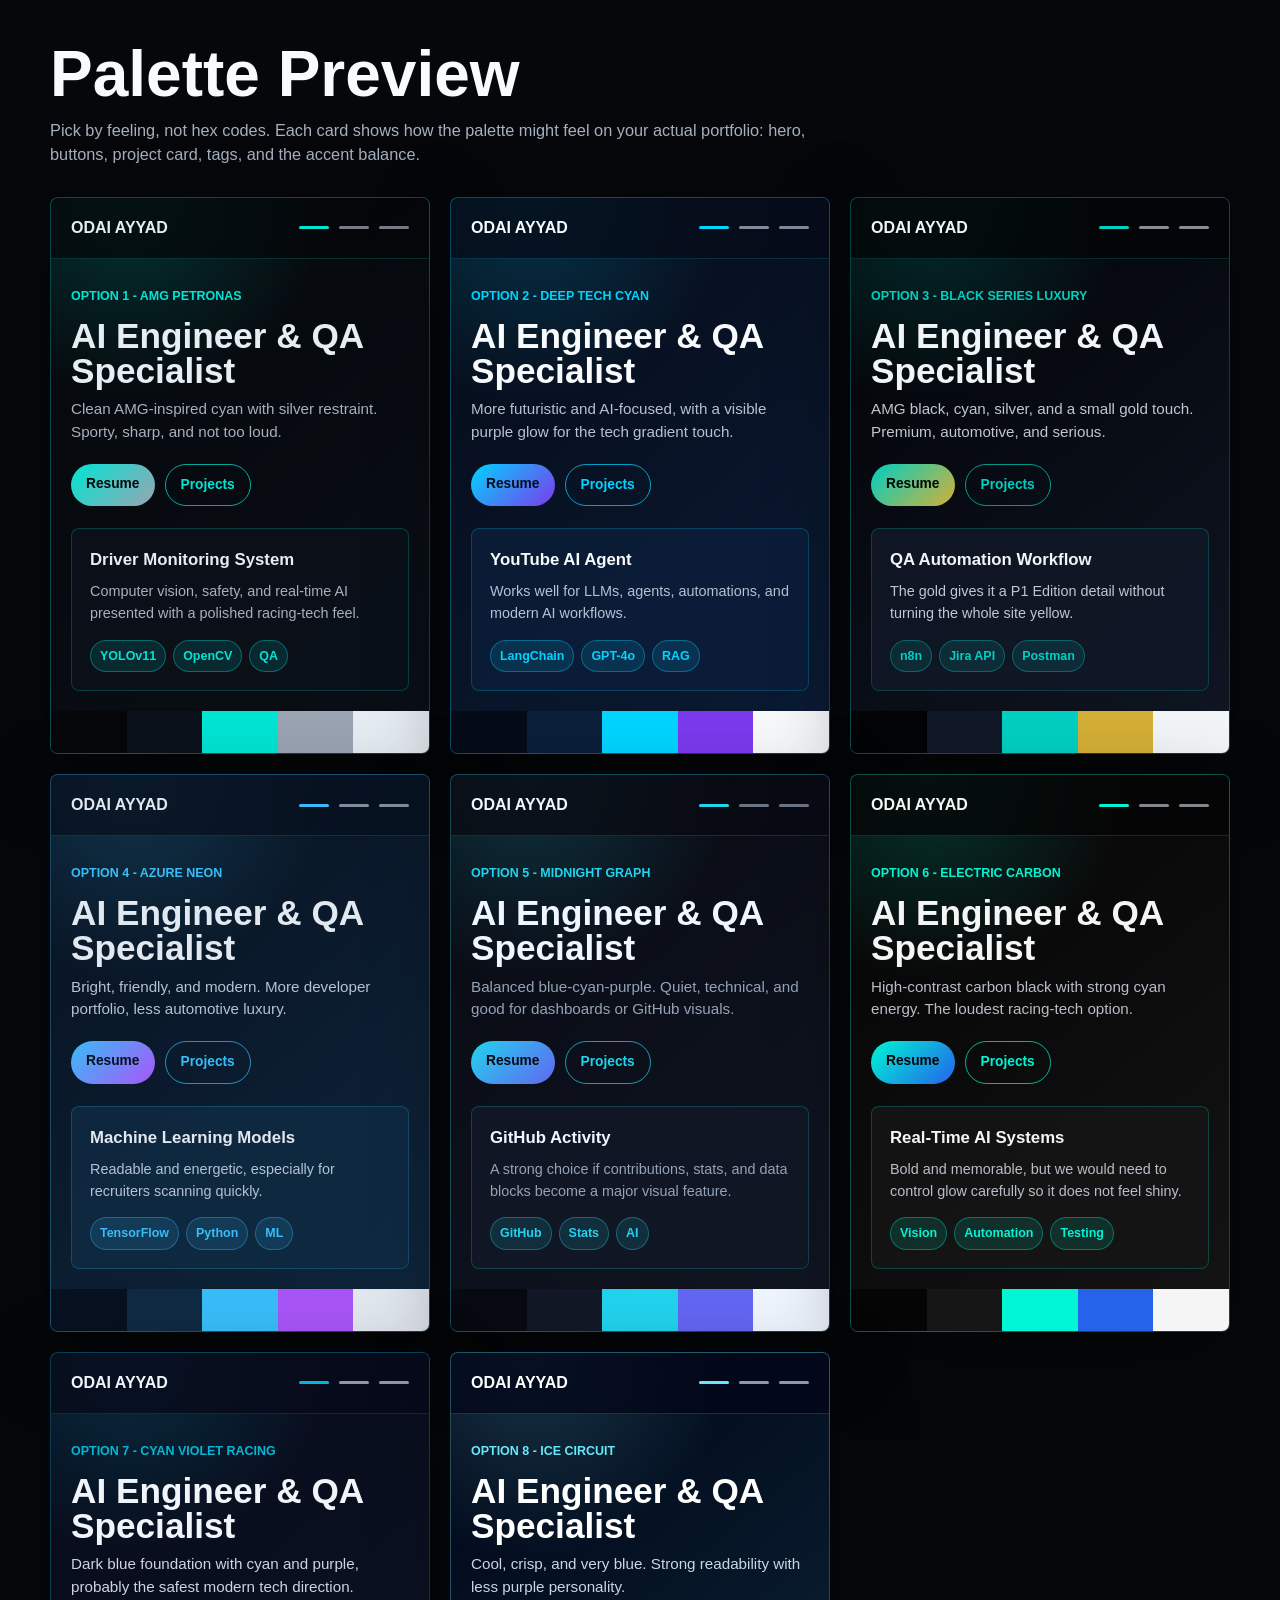
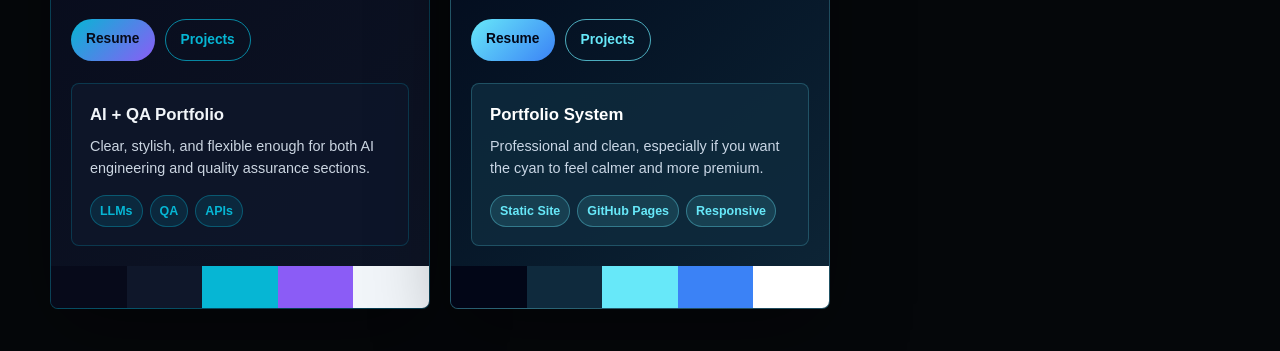
<file: palette-preview.html>
<!DOCTYPE html>
<html lang="en">
<head>
    <meta charset="UTF-8">
    <meta name="viewport" content="width=device-width, initial-scale=1.0">
    <title>Odai Portfolio Palette Preview</title>
    <style>
        * {
            box-sizing: border-box;
            margin: 0;
            padding: 0;
        }

        body {
            min-height: 100vh;
            background: #05070a;
            color: #f8fafc;
            font-family: Inter, "Segoe UI", Arial, sans-serif;
            line-height: 1.5;
            padding: 42px 22px;
        }

        .page {
            max-width: 1180px;
            margin: 0 auto;
        }

        .intro {
            margin-bottom: 30px;
        }

        h1 {
            font-size: clamp(2rem, 5vw, 4rem);
            line-height: 1;
            margin-bottom: 12px;
        }

        .intro p {
            max-width: 760px;
            color: #a7b0bf;
            font-size: 1.02rem;
        }

        .grid {
            display: grid;
            grid-template-columns: repeat(auto-fit, minmax(310px, 1fr));
            gap: 20px;
        }

        .theme {
            --bg: #05070a;
            --panel: #0b111a;
            --accent: #00e5d4;
            --accent-2: #9aa4b2;
            --text: #e6edf3;
            --muted: #a7b0bf;
            min-height: 410px;
            border: 1px solid color-mix(in srgb, var(--accent) 28%, transparent);
            border-radius: 8px;
            overflow: hidden;
            background:
                radial-gradient(circle at 20% 0%, color-mix(in srgb, var(--accent) 20%, transparent), transparent 32%),
                linear-gradient(140deg, var(--bg), color-mix(in srgb, var(--panel) 90%, #000 10%));
            box-shadow: 0 22px 80px rgba(0, 0, 0, 0.35);
        }

        .theme[data-theme="2"] {
            --bg: #060b18;
            --panel: #0b1e3a;
            --accent: #00d4ff;
            --accent-2: #7c3aed;
            --text: #f8fafc;
            --muted: #b6c1d1;
        }

        .theme[data-theme="3"] {
            --bg: #030406;
            --panel: #111827;
            --accent: #00cfc1;
            --accent-2: #d4af37;
            --text: #f2f5f8;
            --muted: #c0c7d1;
        }

        .theme[data-theme="4"] {
            --bg: #07111f;
            --panel: #102a43;
            --accent: #38bdf8;
            --accent-2: #a855f7;
            --text: #e2e8f0;
            --muted: #b4c2d4;
        }

        .theme[data-theme="5"] {
            --bg: #080a12;
            --panel: #121826;
            --accent: #22d3ee;
            --accent-2: #6366f1;
            --text: #eff6ff;
            --muted: #94a3b8;
        }

        .theme[data-theme="6"] {
            --bg: #050505;
            --panel: #161616;
            --accent: #00f5d4;
            --accent-2: #2563eb;
            --text: #f5f5f5;
            --muted: #b8bec8;
        }

        .theme[data-theme="7"] {
            --bg: #070a1a;
            --panel: #0f172a;
            --accent: #06b6d4;
            --accent-2: #8b5cf6;
            --text: #f1f5f9;
            --muted: #cbd5e1;
        }

        .theme[data-theme="8"] {
            --bg: #020617;
            --panel: #0f2a3d;
            --accent: #67e8f9;
            --accent-2: #3b82f6;
            --text: #ffffff;
            --muted: #c9d6e5;
        }

        .mock-nav {
            display: flex;
            align-items: center;
            justify-content: space-between;
            padding: 18px 20px;
            border-bottom: 1px solid color-mix(in srgb, var(--accent) 18%, transparent);
            background: color-mix(in srgb, var(--bg) 76%, transparent);
        }

        .brand {
            color: var(--text);
            font-weight: 800;
            letter-spacing: 0;
        }

        .nav-lines {
            display: flex;
            gap: 10px;
        }

        .nav-lines span {
            width: 30px;
            height: 3px;
            border-radius: 999px;
            background: color-mix(in srgb, var(--muted) 70%, transparent);
        }

        .nav-lines span:first-child {
            background: var(--accent);
        }

        .mock-hero {
            padding: 28px 20px 22px;
        }

        .theme-label {
            color: var(--accent);
            font-size: 0.78rem;
            font-weight: 700;
            letter-spacing: 0;
            margin-bottom: 12px;
            text-transform: uppercase;
        }

        .mock-hero h2 {
            color: var(--text);
            font-size: 2.2rem;
            line-height: 1;
            margin-bottom: 10px;
        }

        .mock-hero p {
            color: var(--muted);
            max-width: 30rem;
            font-size: 0.95rem;
        }

        .actions {
            display: flex;
            gap: 10px;
            margin-top: 20px;
            flex-wrap: wrap;
        }

        .button {
            border-radius: 999px;
            padding: 10px 15px;
            font-size: 0.86rem;
            font-weight: 800;
            color: var(--bg);
            background: linear-gradient(135deg, var(--accent), var(--accent-2));
        }

        .button.secondary {
            color: var(--accent);
            background: transparent;
            border: 1px solid color-mix(in srgb, var(--accent) 72%, transparent);
        }

        .mock-card {
            margin: 0 20px 20px;
            padding: 18px;
            border: 1px solid color-mix(in srgb, var(--accent) 22%, transparent);
            border-radius: 8px;
            background: color-mix(in srgb, var(--panel) 86%, transparent);
        }

        .mock-card h3 {
            color: var(--text);
            font-size: 1.05rem;
            margin-bottom: 9px;
        }

        .mock-card p {
            color: var(--muted);
            font-size: 0.9rem;
        }

        .chips {
            display: flex;
            gap: 7px;
            flex-wrap: wrap;
            margin-top: 15px;
        }

        .chip {
            padding: 6px 9px;
            border-radius: 999px;
            color: var(--accent);
            border: 1px solid color-mix(in srgb, var(--accent) 35%, transparent);
            background: color-mix(in srgb, var(--accent) 12%, transparent);
            font-size: 0.78rem;
            font-weight: 700;
        }

        .swatches {
            display: grid;
            grid-template-columns: repeat(5, 1fr);
            height: 42px;
        }

        .swatches span:nth-child(1) { background: var(--bg); }
        .swatches span:nth-child(2) { background: var(--panel); }
        .swatches span:nth-child(3) { background: var(--accent); }
        .swatches span:nth-child(4) { background: var(--accent-2); }
        .swatches span:nth-child(5) { background: var(--text); }
    </style>
</head>
<body>
    <main class="page">
        <section class="intro">
            <h1>Palette Preview</h1>
            <p>Pick by feeling, not hex codes. Each card shows how the palette might feel on your actual portfolio: hero, buttons, project card, tags, and the accent balance.</p>
        </section>

        <section class="grid" aria-label="Portfolio color palette previews">
            <article class="theme" data-theme="1">
                <div class="mock-nav"><div class="brand">ODAI AYYAD</div><div class="nav-lines"><span></span><span></span><span></span></div></div>
                <div class="mock-hero">
                    <div class="theme-label">Option 1 - AMG Petronas</div>
                    <h2>AI Engineer & QA Specialist</h2>
                    <p>Clean AMG-inspired cyan with silver restraint. Sporty, sharp, and not too loud.</p>
                    <div class="actions"><span class="button">Resume</span><span class="button secondary">Projects</span></div>
                </div>
                <div class="mock-card"><h3>Driver Monitoring System</h3><p>Computer vision, safety, and real-time AI presented with a polished racing-tech feel.</p><div class="chips"><span class="chip">YOLOv11</span><span class="chip">OpenCV</span><span class="chip">QA</span></div></div>
                <div class="swatches"><span></span><span></span><span></span><span></span><span></span></div>
            </article>

            <article class="theme" data-theme="2">
                <div class="mock-nav"><div class="brand">ODAI AYYAD</div><div class="nav-lines"><span></span><span></span><span></span></div></div>
                <div class="mock-hero">
                    <div class="theme-label">Option 2 - Deep Tech Cyan</div>
                    <h2>AI Engineer & QA Specialist</h2>
                    <p>More futuristic and AI-focused, with a visible purple glow for the tech gradient touch.</p>
                    <div class="actions"><span class="button">Resume</span><span class="button secondary">Projects</span></div>
                </div>
                <div class="mock-card"><h3>YouTube AI Agent</h3><p>Works well for LLMs, agents, automations, and modern AI workflows.</p><div class="chips"><span class="chip">LangChain</span><span class="chip">GPT-4o</span><span class="chip">RAG</span></div></div>
                <div class="swatches"><span></span><span></span><span></span><span></span><span></span></div>
            </article>

            <article class="theme" data-theme="3">
                <div class="mock-nav"><div class="brand">ODAI AYYAD</div><div class="nav-lines"><span></span><span></span><span></span></div></div>
                <div class="mock-hero">
                    <div class="theme-label">Option 3 - Black Series Luxury</div>
                    <h2>AI Engineer & QA Specialist</h2>
                    <p>AMG black, cyan, silver, and a small gold touch. Premium, automotive, and serious.</p>
                    <div class="actions"><span class="button">Resume</span><span class="button secondary">Projects</span></div>
                </div>
                <div class="mock-card"><h3>QA Automation Workflow</h3><p>The gold gives it a P1 Edition detail without turning the whole site yellow.</p><div class="chips"><span class="chip">n8n</span><span class="chip">Jira API</span><span class="chip">Postman</span></div></div>
                <div class="swatches"><span></span><span></span><span></span><span></span><span></span></div>
            </article>

            <article class="theme" data-theme="4">
                <div class="mock-nav"><div class="brand">ODAI AYYAD</div><div class="nav-lines"><span></span><span></span><span></span></div></div>
                <div class="mock-hero">
                    <div class="theme-label">Option 4 - Azure Neon</div>
                    <h2>AI Engineer & QA Specialist</h2>
                    <p>Bright, friendly, and modern. More developer portfolio, less automotive luxury.</p>
                    <div class="actions"><span class="button">Resume</span><span class="button secondary">Projects</span></div>
                </div>
                <div class="mock-card"><h3>Machine Learning Models</h3><p>Readable and energetic, especially for recruiters scanning quickly.</p><div class="chips"><span class="chip">TensorFlow</span><span class="chip">Python</span><span class="chip">ML</span></div></div>
                <div class="swatches"><span></span><span></span><span></span><span></span><span></span></div>
            </article>

            <article class="theme" data-theme="5">
                <div class="mock-nav"><div class="brand">ODAI AYYAD</div><div class="nav-lines"><span></span><span></span><span></span></div></div>
                <div class="mock-hero">
                    <div class="theme-label">Option 5 - Midnight Graph</div>
                    <h2>AI Engineer & QA Specialist</h2>
                    <p>Balanced blue-cyan-purple. Quiet, technical, and good for dashboards or GitHub visuals.</p>
                    <div class="actions"><span class="button">Resume</span><span class="button secondary">Projects</span></div>
                </div>
                <div class="mock-card"><h3>GitHub Activity</h3><p>A strong choice if contributions, stats, and data blocks become a major visual feature.</p><div class="chips"><span class="chip">GitHub</span><span class="chip">Stats</span><span class="chip">AI</span></div></div>
                <div class="swatches"><span></span><span></span><span></span><span></span><span></span></div>
            </article>

            <article class="theme" data-theme="6">
                <div class="mock-nav"><div class="brand">ODAI AYYAD</div><div class="nav-lines"><span></span><span></span><span></span></div></div>
                <div class="mock-hero">
                    <div class="theme-label">Option 6 - Electric Carbon</div>
                    <h2>AI Engineer & QA Specialist</h2>
                    <p>High-contrast carbon black with strong cyan energy. The loudest racing-tech option.</p>
                    <div class="actions"><span class="button">Resume</span><span class="button secondary">Projects</span></div>
                </div>
                <div class="mock-card"><h3>Real-Time AI Systems</h3><p>Bold and memorable, but we would need to control glow carefully so it does not feel shiny.</p><div class="chips"><span class="chip">Vision</span><span class="chip">Automation</span><span class="chip">Testing</span></div></div>
                <div class="swatches"><span></span><span></span><span></span><span></span><span></span></div>
            </article>

            <article class="theme" data-theme="7">
                <div class="mock-nav"><div class="brand">ODAI AYYAD</div><div class="nav-lines"><span></span><span></span><span></span></div></div>
                <div class="mock-hero">
                    <div class="theme-label">Option 7 - Cyan Violet Racing</div>
                    <h2>AI Engineer & QA Specialist</h2>
                    <p>Dark blue foundation with cyan and purple, probably the safest modern tech direction.</p>
                    <div class="actions"><span class="button">Resume</span><span class="button secondary">Projects</span></div>
                </div>
                <div class="mock-card"><h3>AI + QA Portfolio</h3><p>Clear, stylish, and flexible enough for both AI engineering and quality assurance sections.</p><div class="chips"><span class="chip">LLMs</span><span class="chip">QA</span><span class="chip">APIs</span></div></div>
                <div class="swatches"><span></span><span></span><span></span><span></span><span></span></div>
            </article>

            <article class="theme" data-theme="8">
                <div class="mock-nav"><div class="brand">ODAI AYYAD</div><div class="nav-lines"><span></span><span></span><span></span></div></div>
                <div class="mock-hero">
                    <div class="theme-label">Option 8 - Ice Circuit</div>
                    <h2>AI Engineer & QA Specialist</h2>
                    <p>Cool, crisp, and very blue. Strong readability with less purple personality.</p>
                    <div class="actions"><span class="button">Resume</span><span class="button secondary">Projects</span></div>
                </div>
                <div class="mock-card"><h3>Portfolio System</h3><p>Professional and clean, especially if you want the cyan to feel calmer and more premium.</p><div class="chips"><span class="chip">Static Site</span><span class="chip">GitHub Pages</span><span class="chip">Responsive</span></div></div>
                <div class="swatches"><span></span><span></span><span></span><span></span><span></span></div>
            </article>
        </section>
    </main>
</body>
</html>
</file>
